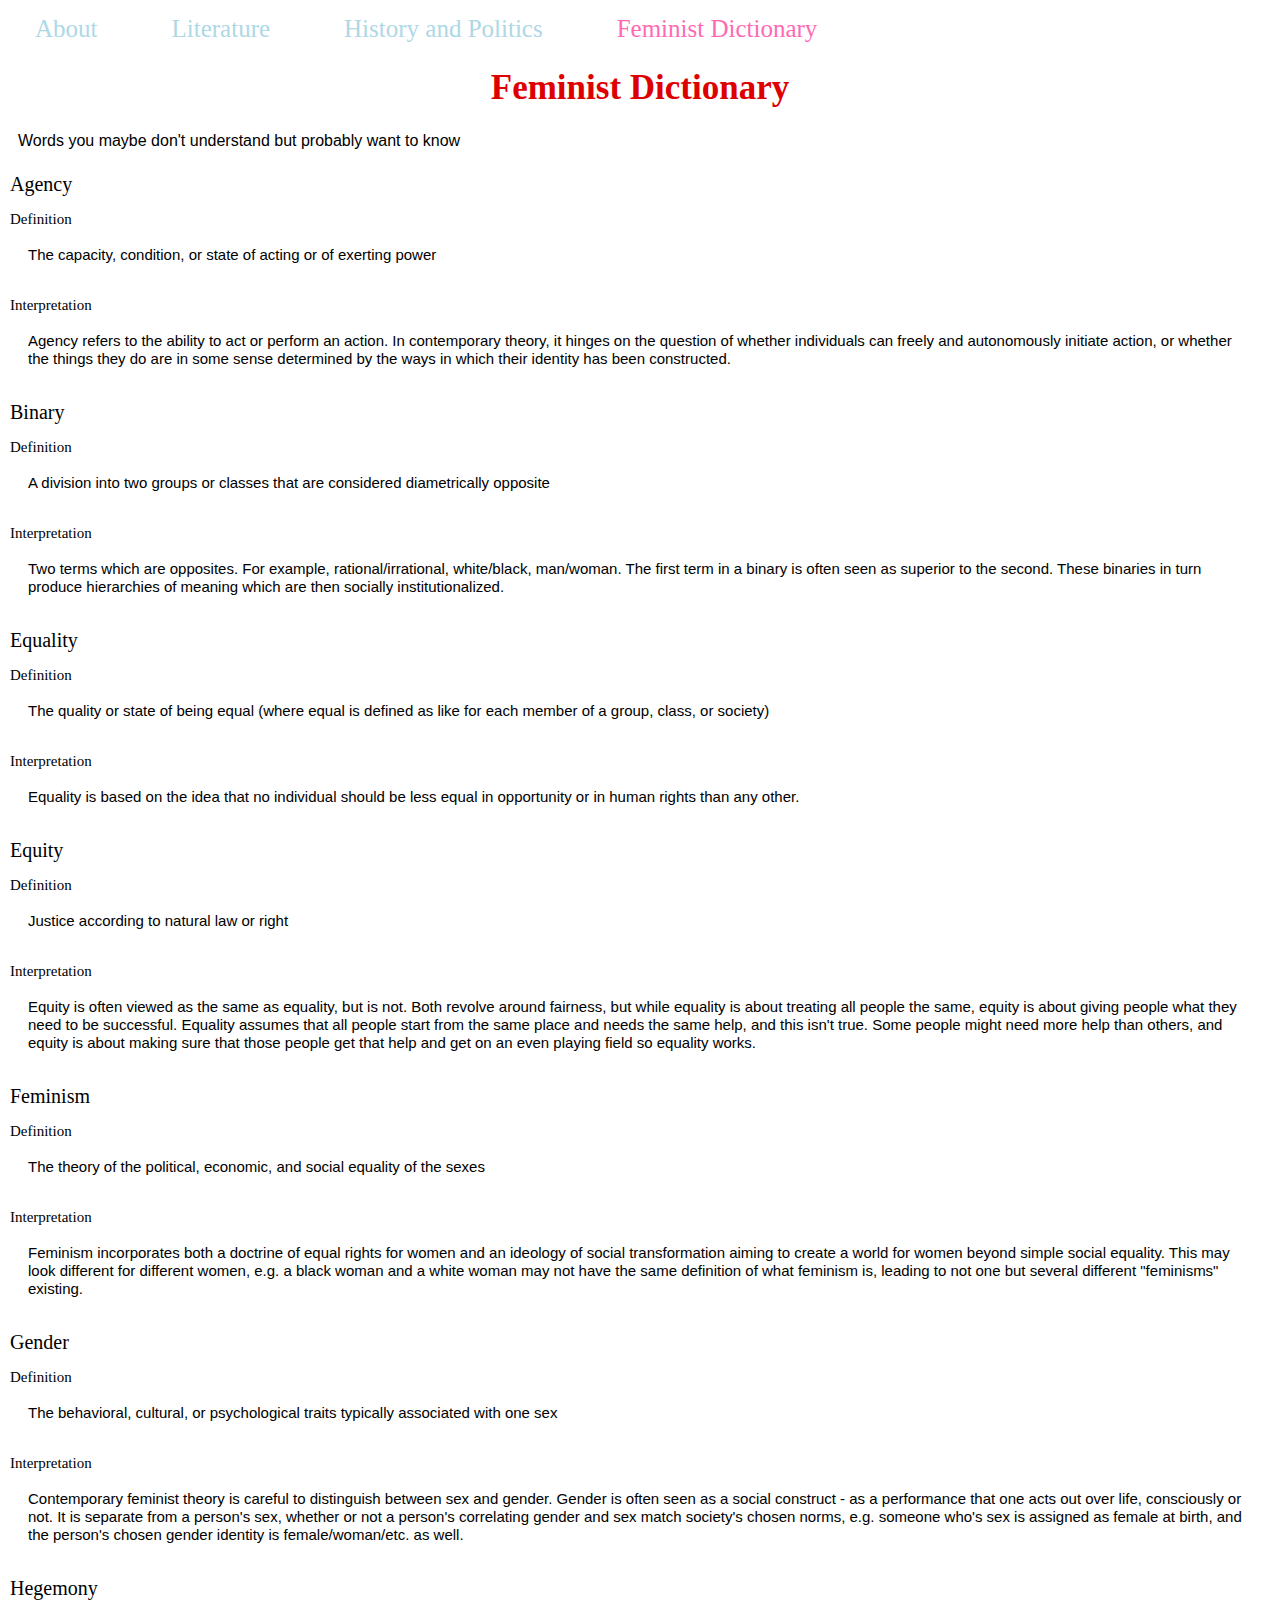
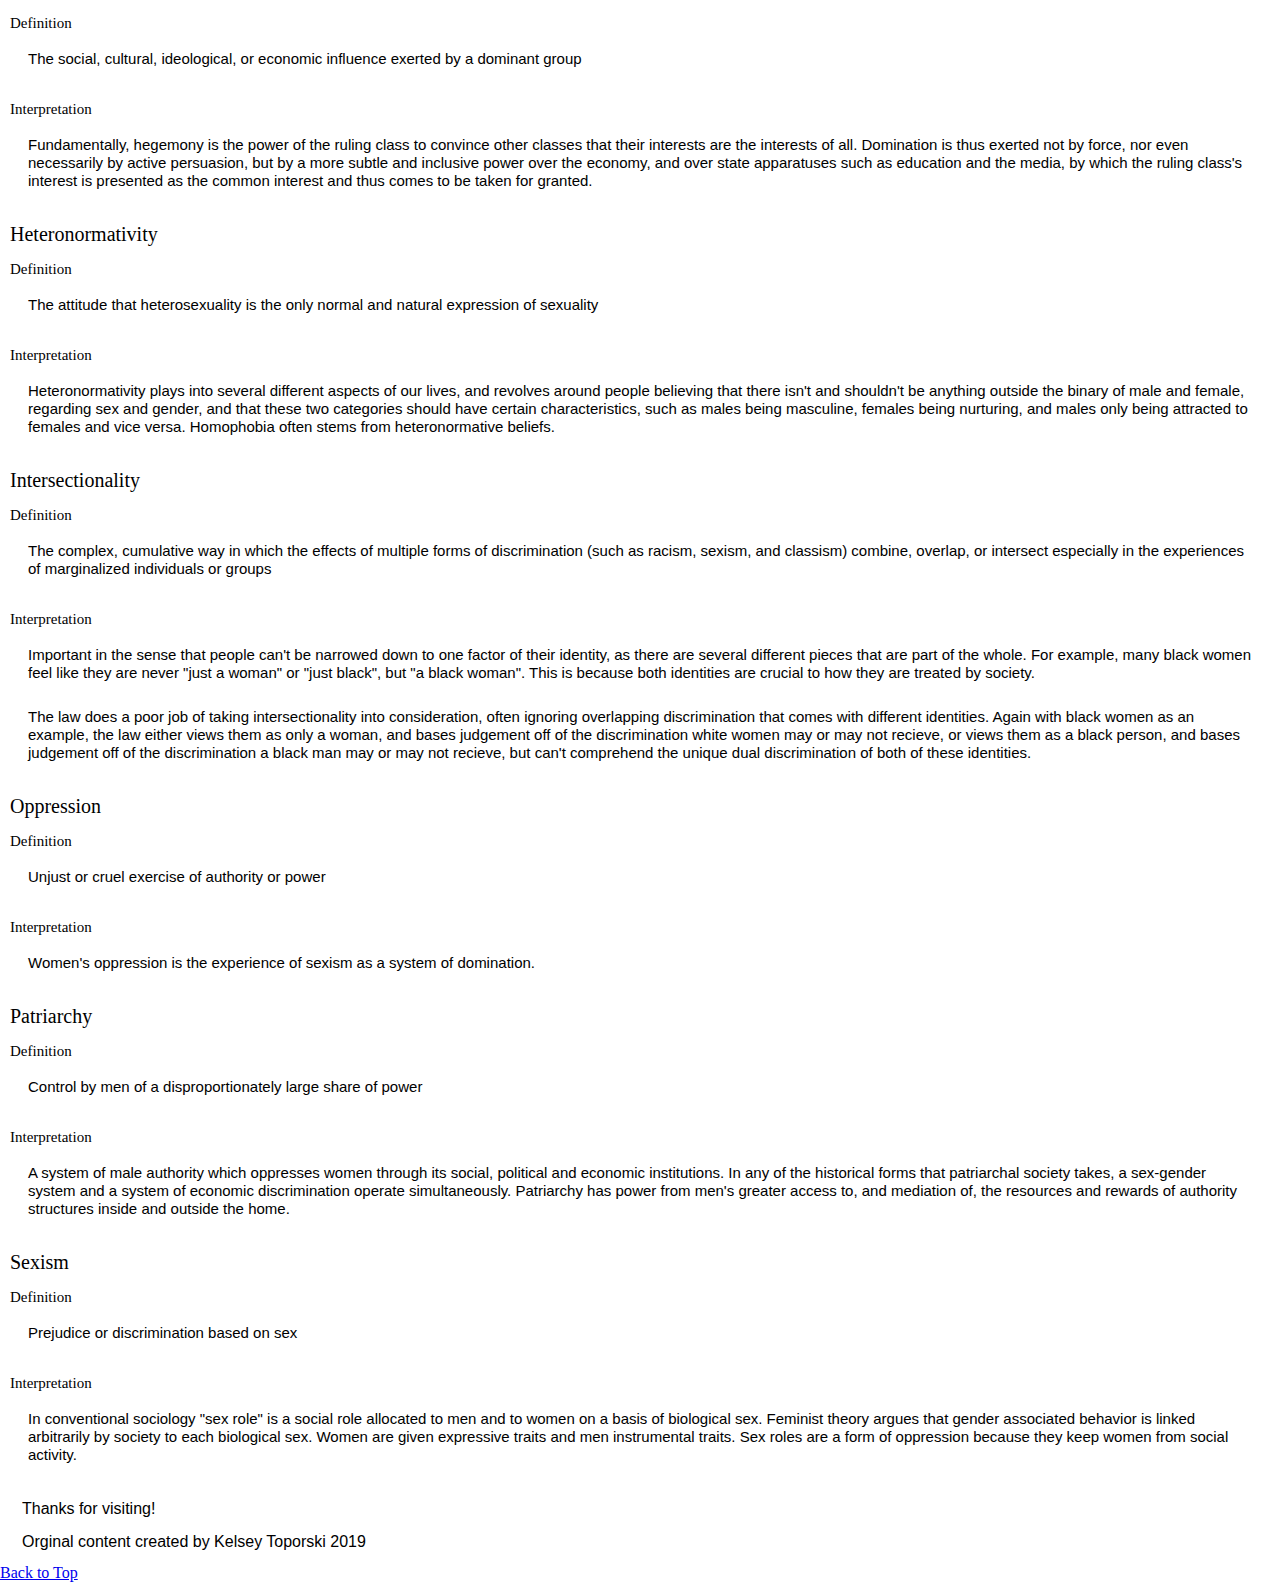
<file: femdict.html>
<!DOCTYPE html>
<html lang="en">
<head>
  <meta charset="UTF-8">
  <meta name="viewport" content="width=device-width, initial-scale=1.0">
  <!-- connects to the stylesheets -->
  <link rel="stylesheet" href="css/reset.css">
  <link rel="stylesheet" href="css/style.css">
  <!-- connect to a Google font -->  
  <!-- connect to a Font Aweseom font -->
  <!-- connect to a favicon -->
  <title>Women's Web - Dictionary</title>
</head>

<body>
  <header>
    <nav>
        <ul>
          <li><a href="index.html">About</a></li>
          <li><a href="literature.html">Literature</a></li>
          <li><a href="history.html">History and Politics</a></li>
          <li class="active"><a href="femdict.html">Feminist Dictionary</a></li>
        </ul>
    </nav>
      <!-- definitions from meriam webster -->
      <!-- interpretations from
            The Dictionary of Feminist Theory - Maggie Humm,
            Key Concepts In Post-Colonial Studies - Ashcroft, Bill, Gareth Griffiths, and Helen Tiffin,
            or myself -->
      <!-- interpretation of equity from https://everydayfeminism.com/2014/09/equality-is-not-enough/ -->

    <h1>Feminist Dictionary</h1>
   <p>Words you maybe don't understand but probably want to know</p>

  </header>

  <main>
      <!-- definitions from meriam webster -->
      <!-- interpretations from
            The Dictionary of Feminist Theory - Maggie Humm,
            Key Concepts In Post-Colonial Studies - Ashcroft, Bill, Gareth Griffiths, and Helen Tiffin,
            or myself -->
      <!-- interpretation of equity from https://everydayfeminism.com/2014/09/equality-is-not-enough/ -->

      <dl>
        <dt>Agency</dt>
        <dd>Definition
          <p>
            The capacity, condition, or state of acting or of exerting power
          </p></dd>
        <dd>Interpretation
          <p>
            Agency refers to the ability to act or perform an action. In contemporary theory, it hinges on the question of whether individuals can freely and autonomously initiate action, or whether the things they do are in some sense determined by the ways in which their identity has been constructed.
          </p></dd>

        
        <dt>Binary</dt>
        <dd>Definition
          <p>
            A division into two groups or classes that are considered diametrically opposite
          </p></dd>
        <dd>Interpretation
          <p>
            Two terms which are opposites. For example, rational/irrational, white/black, man/woman. The first term in a binary is often seen as superior to the second. These binaries in turn produce hierarchies of meaning which are then socially institutionalized.
          </p></dd>
        
          
        <dt>Equality</dt>
        <dd>Definition
          <p>
            The quality or state of being equal (where equal is defined as like for each member of a group, class, or society)
          </p></dd>
        <dd>Interpretation
          <p>
            Equality is based on the idea that no individual should be less equal in opportunity or in human rights than any other.
          </p></dd>
        
          
        <dt>Equity</dt>
        <dd>Definition
          <p>
            Justice according to natural law or right
          </p></dd>
        <dd>Interpretation
          <p>
            Equity is often viewed as the same as equality, but is not. Both revolve around fairness, but while equality is about treating all people the same, equity is about giving people what they need to be successful. Equality assumes that all people start from the same place and needs the same help, and this isn't true. Some people might need more help than others, and equity is about making sure that those people get that help and get on an even playing field so equality works.
          </p></dd>
        
          
        <dt>Feminism</dt>
        <dd>Definition
          <p>
            The theory of the political, economic, and social equality of the sexes
          </p></dd>
        <dd>Interpretation
          <p>
            Feminism incorporates both a doctrine of equal rights for women and an ideology of social transformation aiming to create a world for women beyond simple social equality. This may look different for different women, e.g. a black woman and a white woman may not have the same definition of what feminism is, leading to not one but several different "feminisms" existing.
          </p></dd>
       
          
        <dt>Gender</dt>
        <dd>Definition
          <p>
            The behavioral, cultural, or psychological traits typically associated with one sex
          </p></dd>
        <dd>Interpretation
          <p>
            Contemporary feminist theory is careful to distinguish between sex and gender. Gender is often seen as a social construct - as a performance that one acts out over life, consciously or not. It is separate from a person's sex, whether or not a person's correlating gender and sex match society's chosen norms, e.g. someone who's sex is assigned as female at birth, and the person's chosen gender identity is female/woman/etc. as well.
          </p></dd>
        
          
        <dt>Hegemony</dt>
        <dd>Definition
          <p>
            The social, cultural, ideological, or economic influence exerted by a dominant group
          </p></dd>
        <dd>Interpretation
          <p>
            Fundamentally, hegemony is the power of the ruling class to convince other classes that their interests are the interests of all.  Domination is thus exerted not by force, nor even necessarily by active persuasion, but by a more subtle and inclusive power over the economy, and over state apparatuses such as education and the media, by which the ruling class's interest is presented as the common interest and thus comes to be taken for granted.
          </p></dd>
       
          
        <dt>Heteronormativity</dt>
        <dd>Definition
          <p>
            The attitude that heterosexuality is the only normal and natural expression of sexuality
          </p></dd>
        <dd>Interpretation
          <p>
            Heteronormativity plays into several different aspects of our lives, and revolves around people believing that there isn't and shouldn't be anything outside the binary of male and female, regarding sex and gender, and that these two categories should have certain characteristics, such as males being masculine, females being nurturing, and males only being attracted to females and vice versa. Homophobia often stems from heteronormative beliefs.
          </p></dd>
        
          
        <dt>Intersectionality</dt>
        <dd>Definition
          <p>
            The complex, cumulative way in which the effects of multiple forms of discrimination (such as racism, sexism, and classism) combine, overlap, or intersect especially in the experiences of marginalized individuals or groups
          </p></dd>
        <dd>Interpretation
          <p>
            Important in the sense that people can't be narrowed down to one factor of their identity, as there are several different pieces that are part of the whole. For example, many black women feel like they are never "just a woman" or "just black", but "a black woman". This is because both identities are crucial to how they are treated by society.
          </p>
          <p>
            The law does a poor job of taking intersectionality into consideration, often ignoring overlapping discrimination that comes with different identities. Again with black women as an example, the law either views them as only a woman, and bases judgement off of the discrimination white women may or may not recieve, or views them as a black person, and bases judgement off of the discrimination a black man may or may not recieve, but can't comprehend the unique dual discrimination of both of these identities.
          </p></dd>
           
          
        <dt>Oppression</dt>
        <dd>Definition
          <p>
            Unjust or cruel exercise of authority or power
          </p></dd>
        <dd>Interpretation
          <p>
            Women's oppression is the experience of sexism as a system of domination.
          </p></dd>
       
          
        <dt>Patriarchy</dt>
        <dd>Definition
          <p>
            Control by men of a disproportionately large share of power
          </p></dd>
        <dd>Interpretation
          <p>
            A system of male authority which oppresses women through its social, political and economic institutions. In any of the historical forms that patriarchal society takes, a sex-gender system and a system of economic discrimination operate simultaneously. Patriarchy has power from men's greater access to, and mediation of, the resources and rewards of authority structures inside and outside the home.
          </p></dd>
             
          
        <dt>Sexism</dt>
        <dd>Definition
          <p>
            Prejudice or discrimination based on sex
          </p></dd>
        <dd>Interpretation
          <p>
            In conventional sociology "sex role" is a social role allocated to men and to women on a basis of biological sex. Feminist theory argues that gender associated behavior is linked arbitrarily by society to each biological sex. Women are given expressive traits and men instrumental traits. Sex roles are a form of oppression because they keep women from social activity.
          </p></dd>
      </dl>

    </main>

    <footer>
      <p class="thanks">
        Thanks for visiting! <i class="far fa-grin"></i>
      </p>
      <p>Orginal content created by Kelsey Toporski 2019</p>

      <a href="#top" class="tops">Back to Top</a>
    </footer>

</body>
</html>
</file>
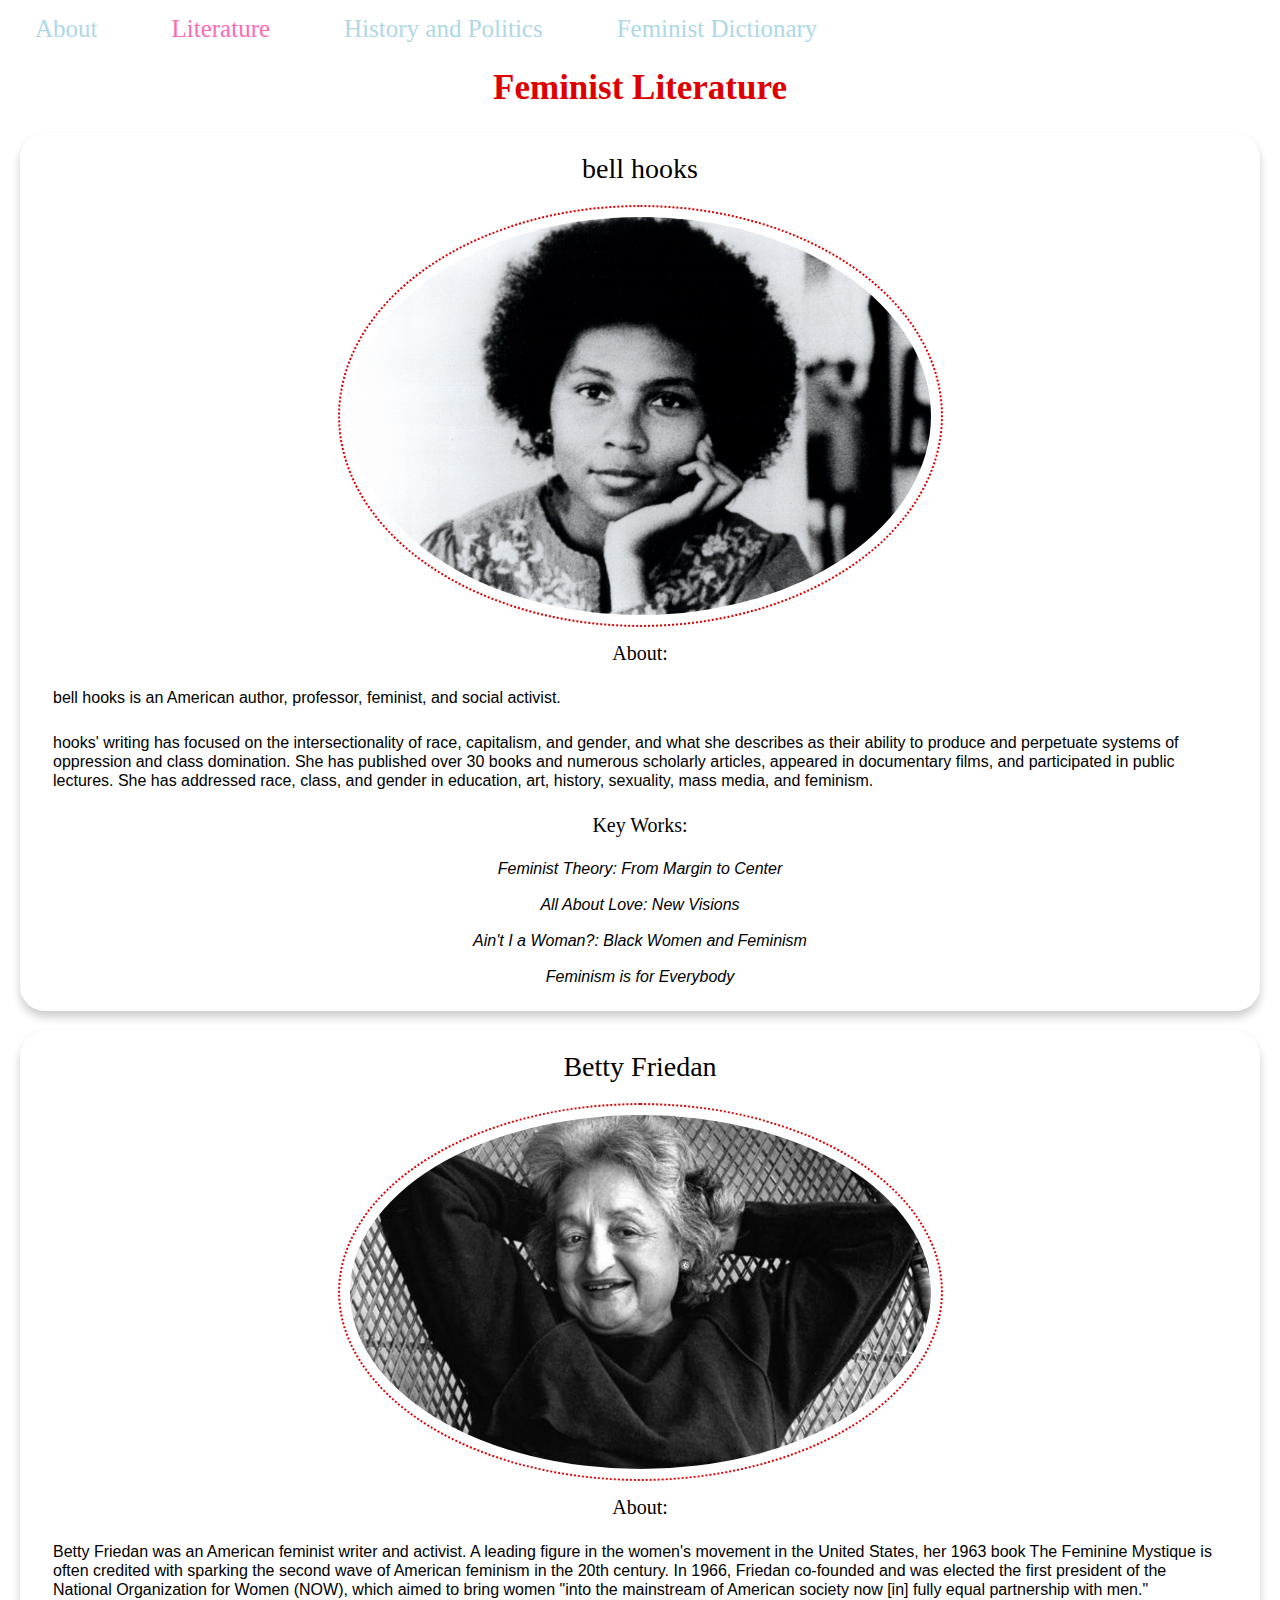
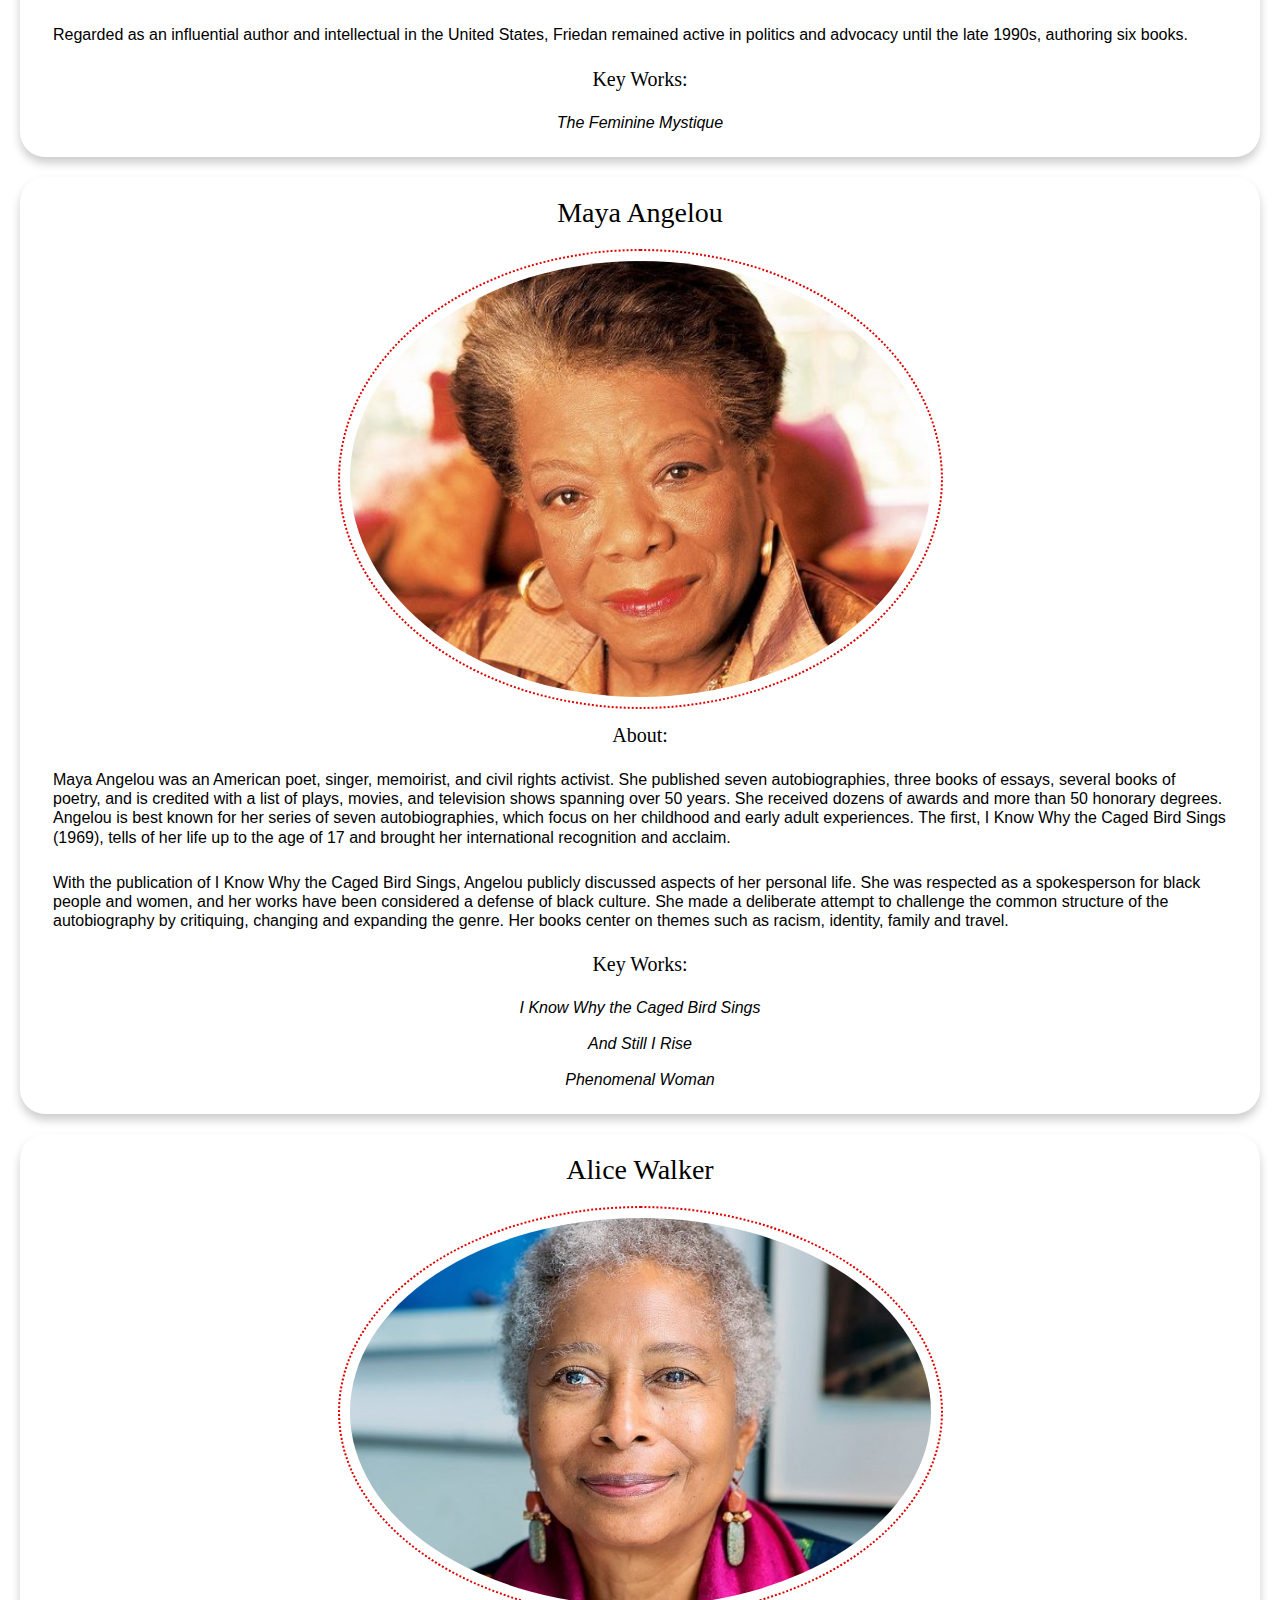
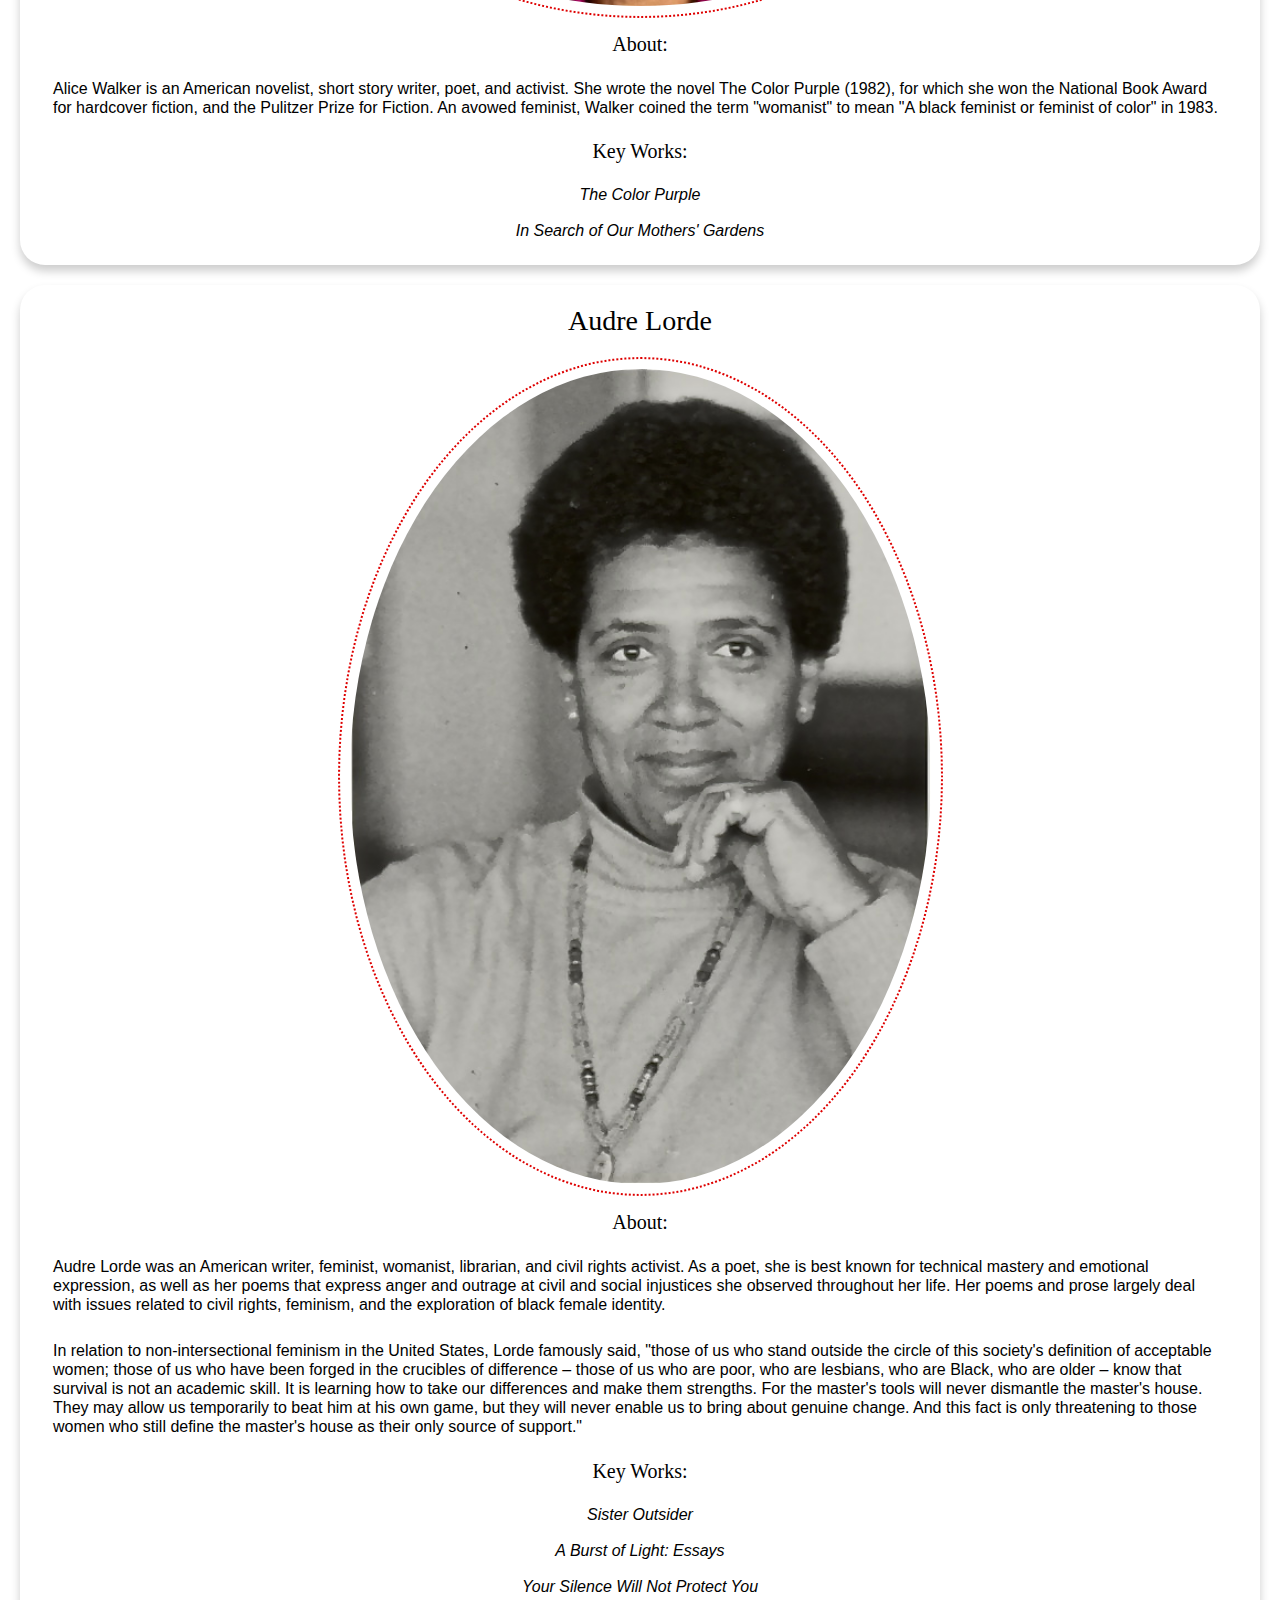
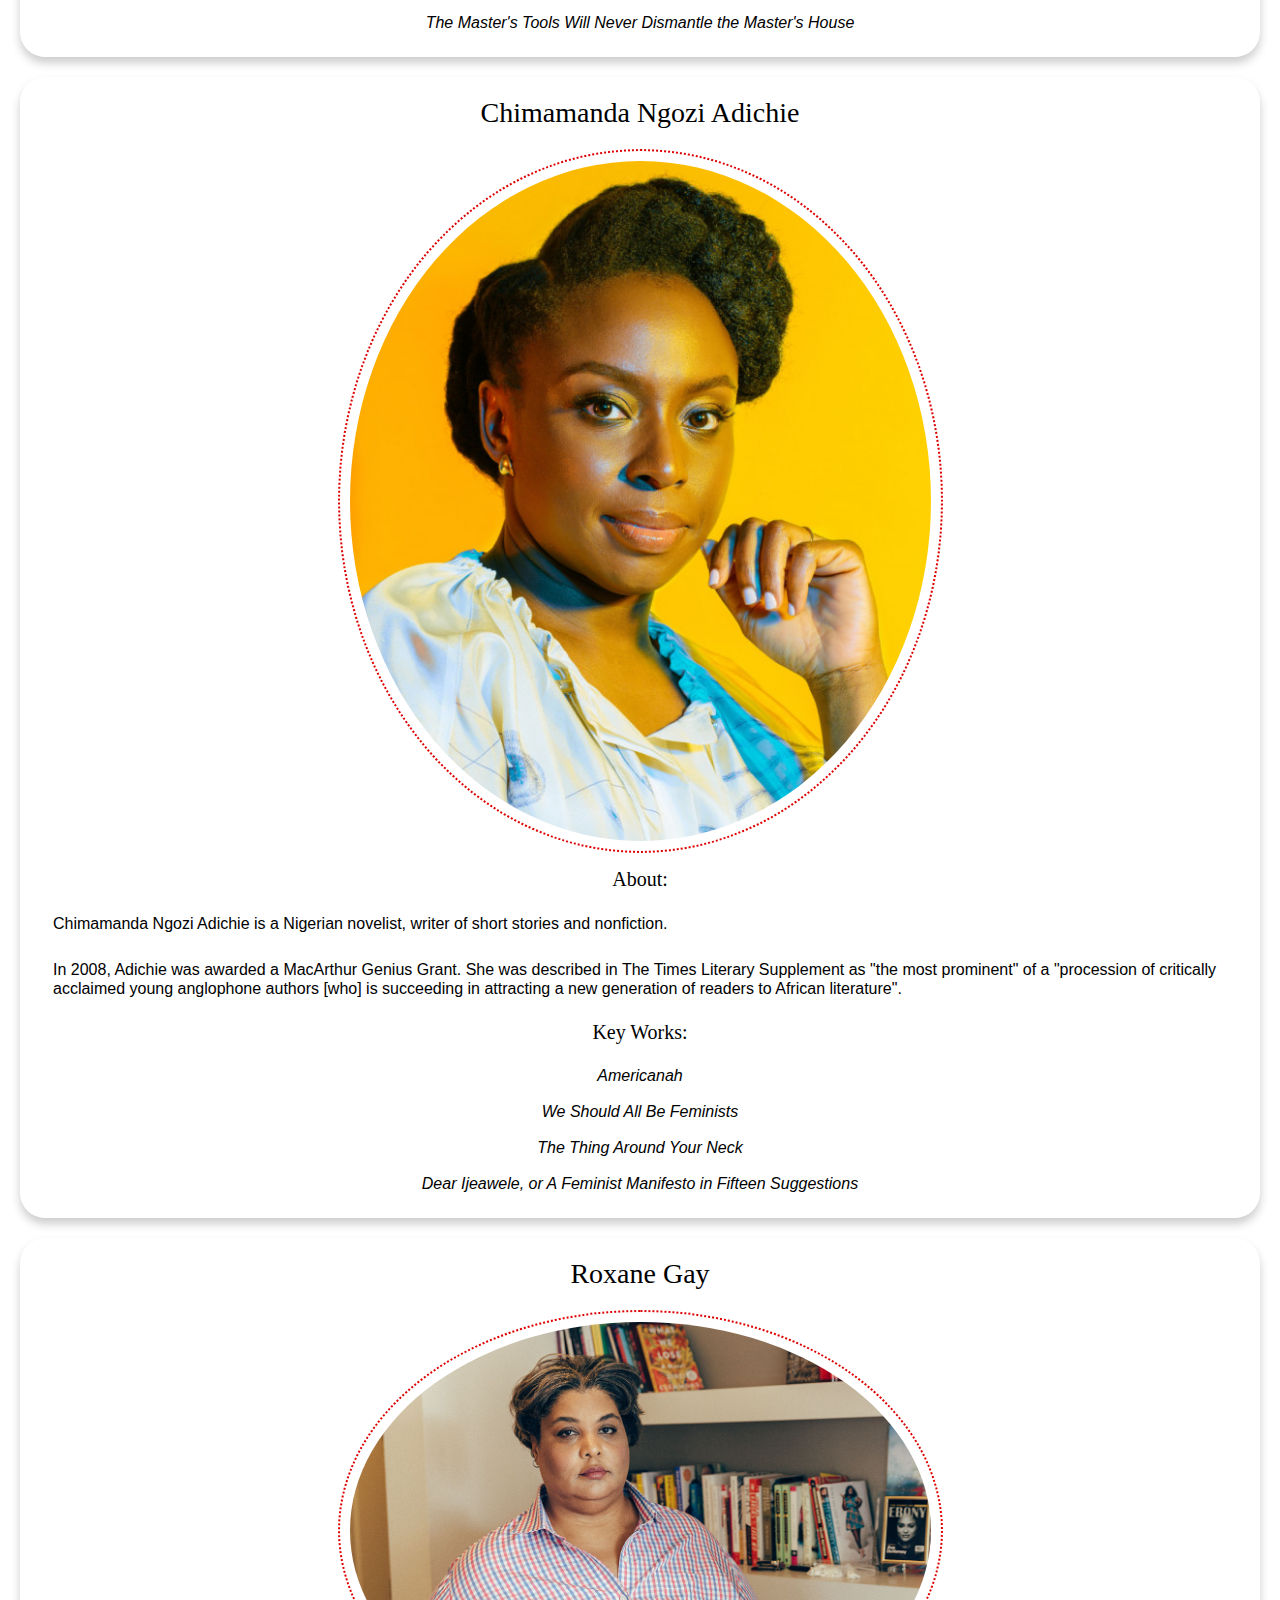
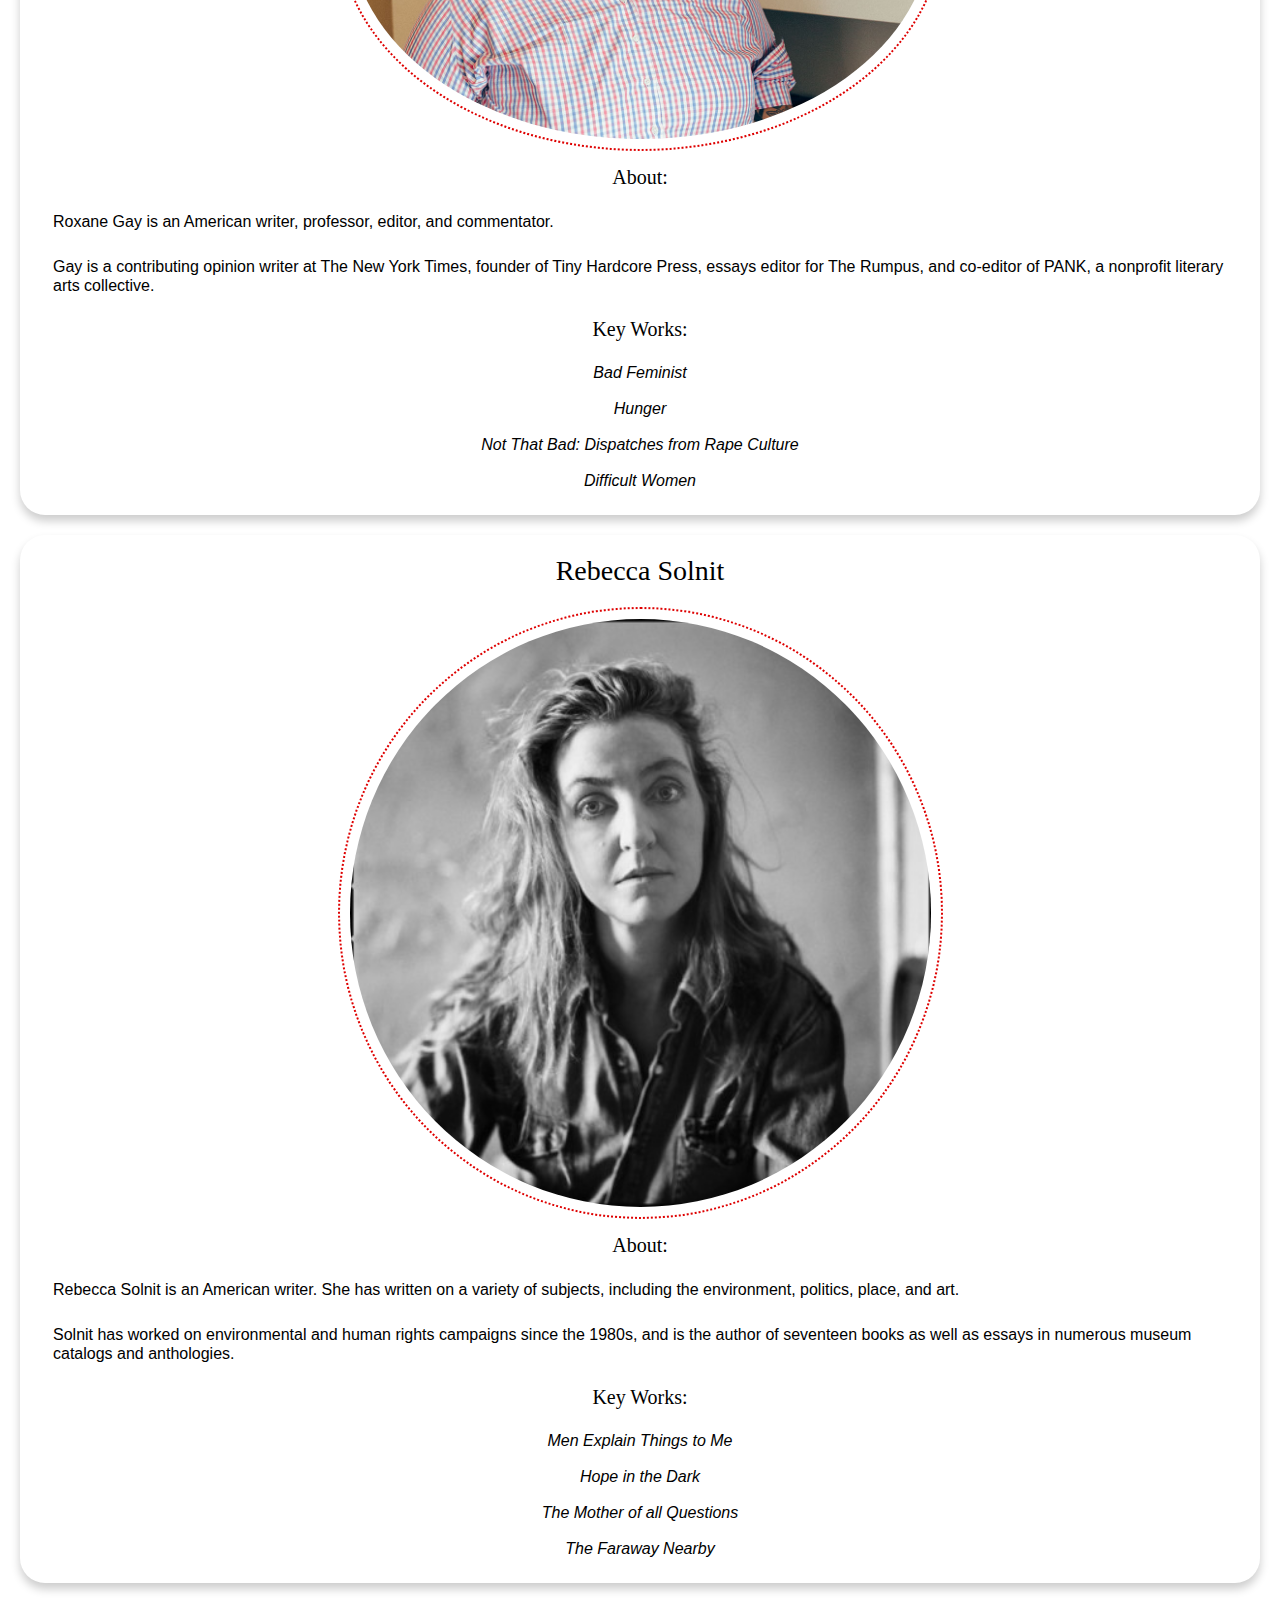
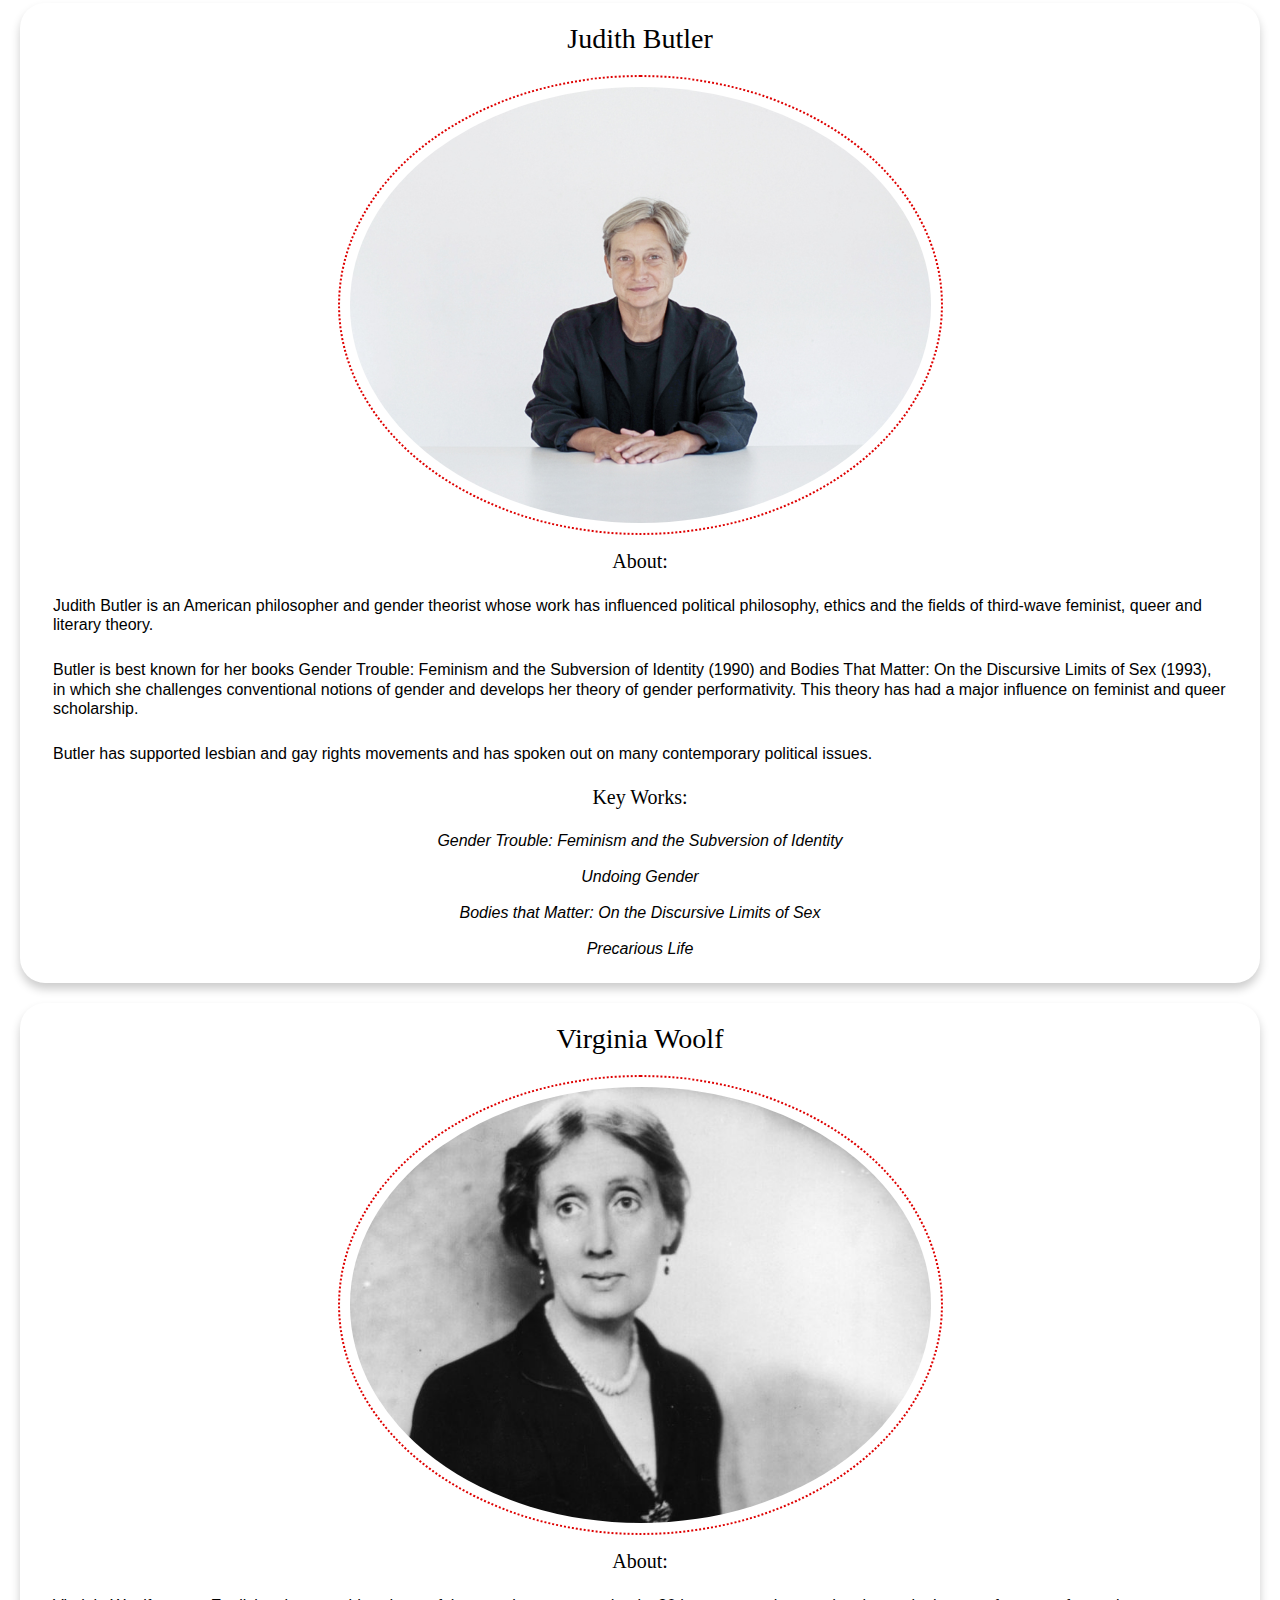
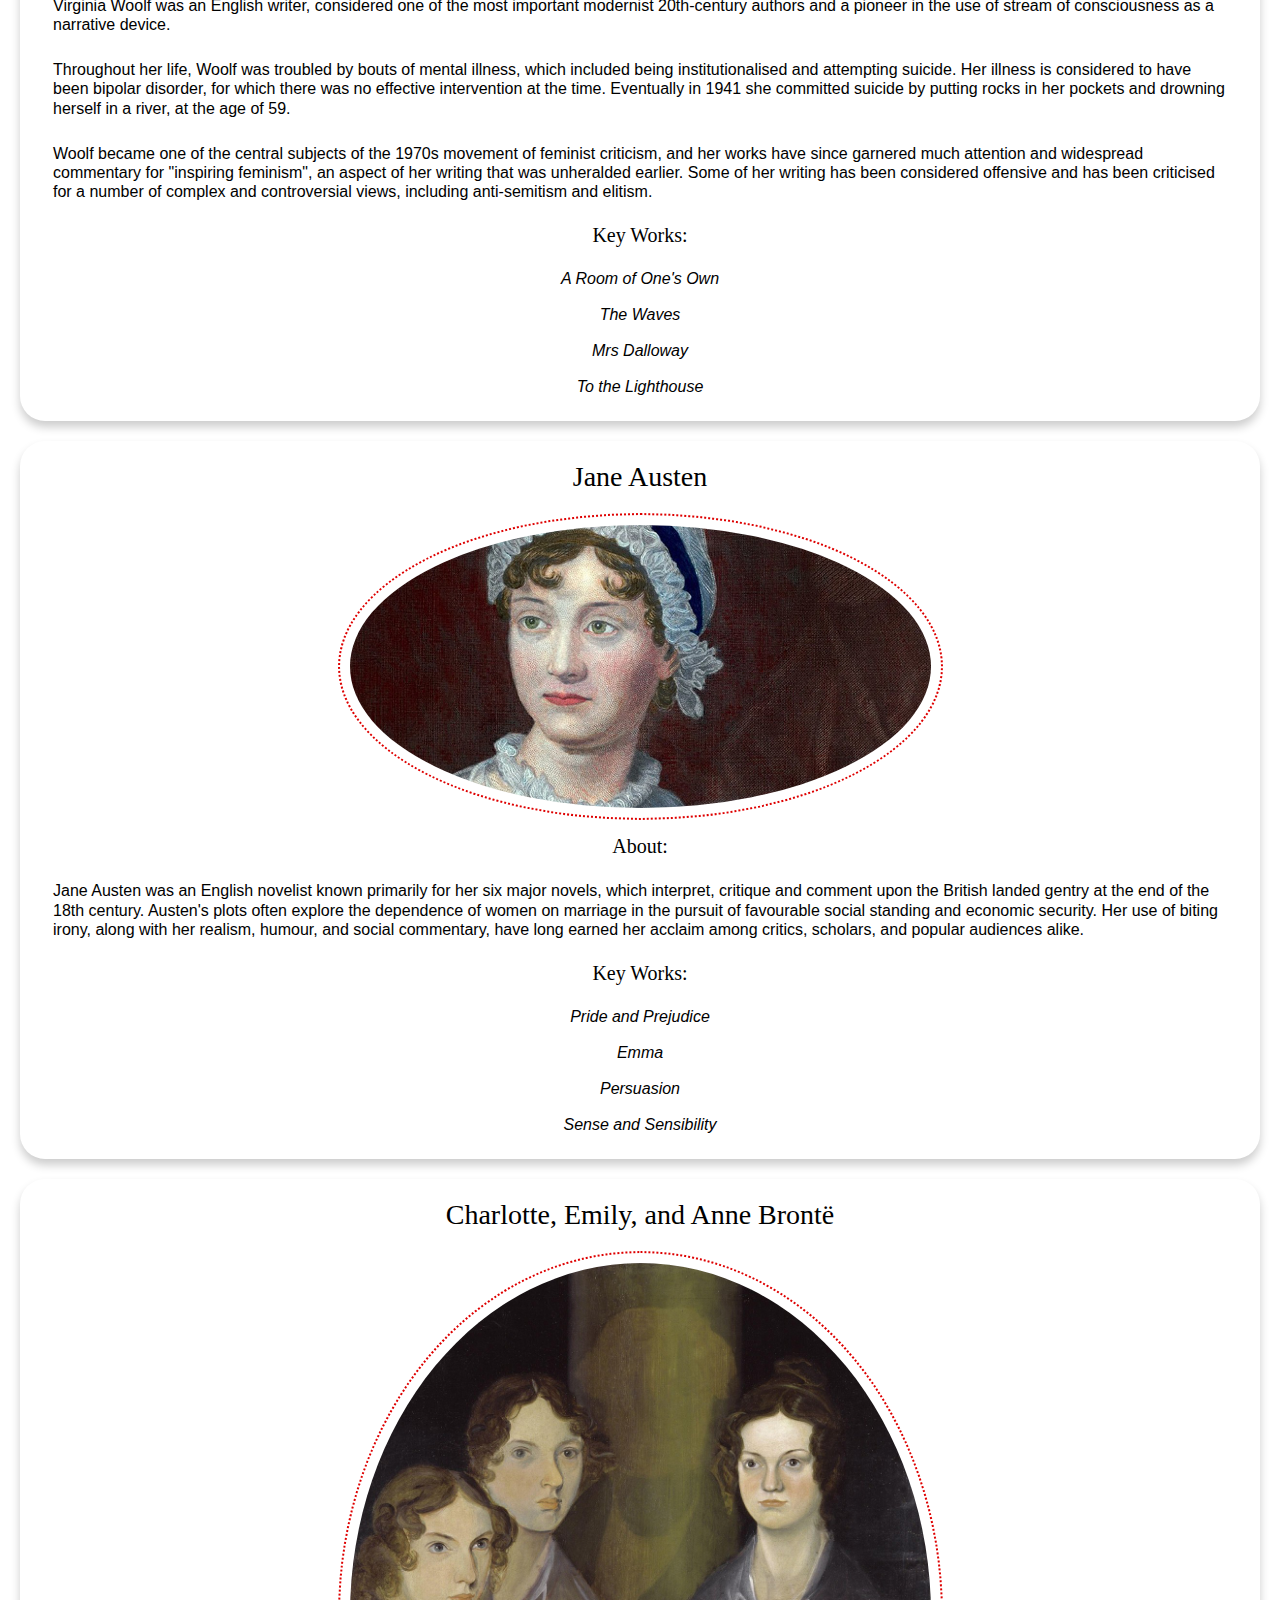
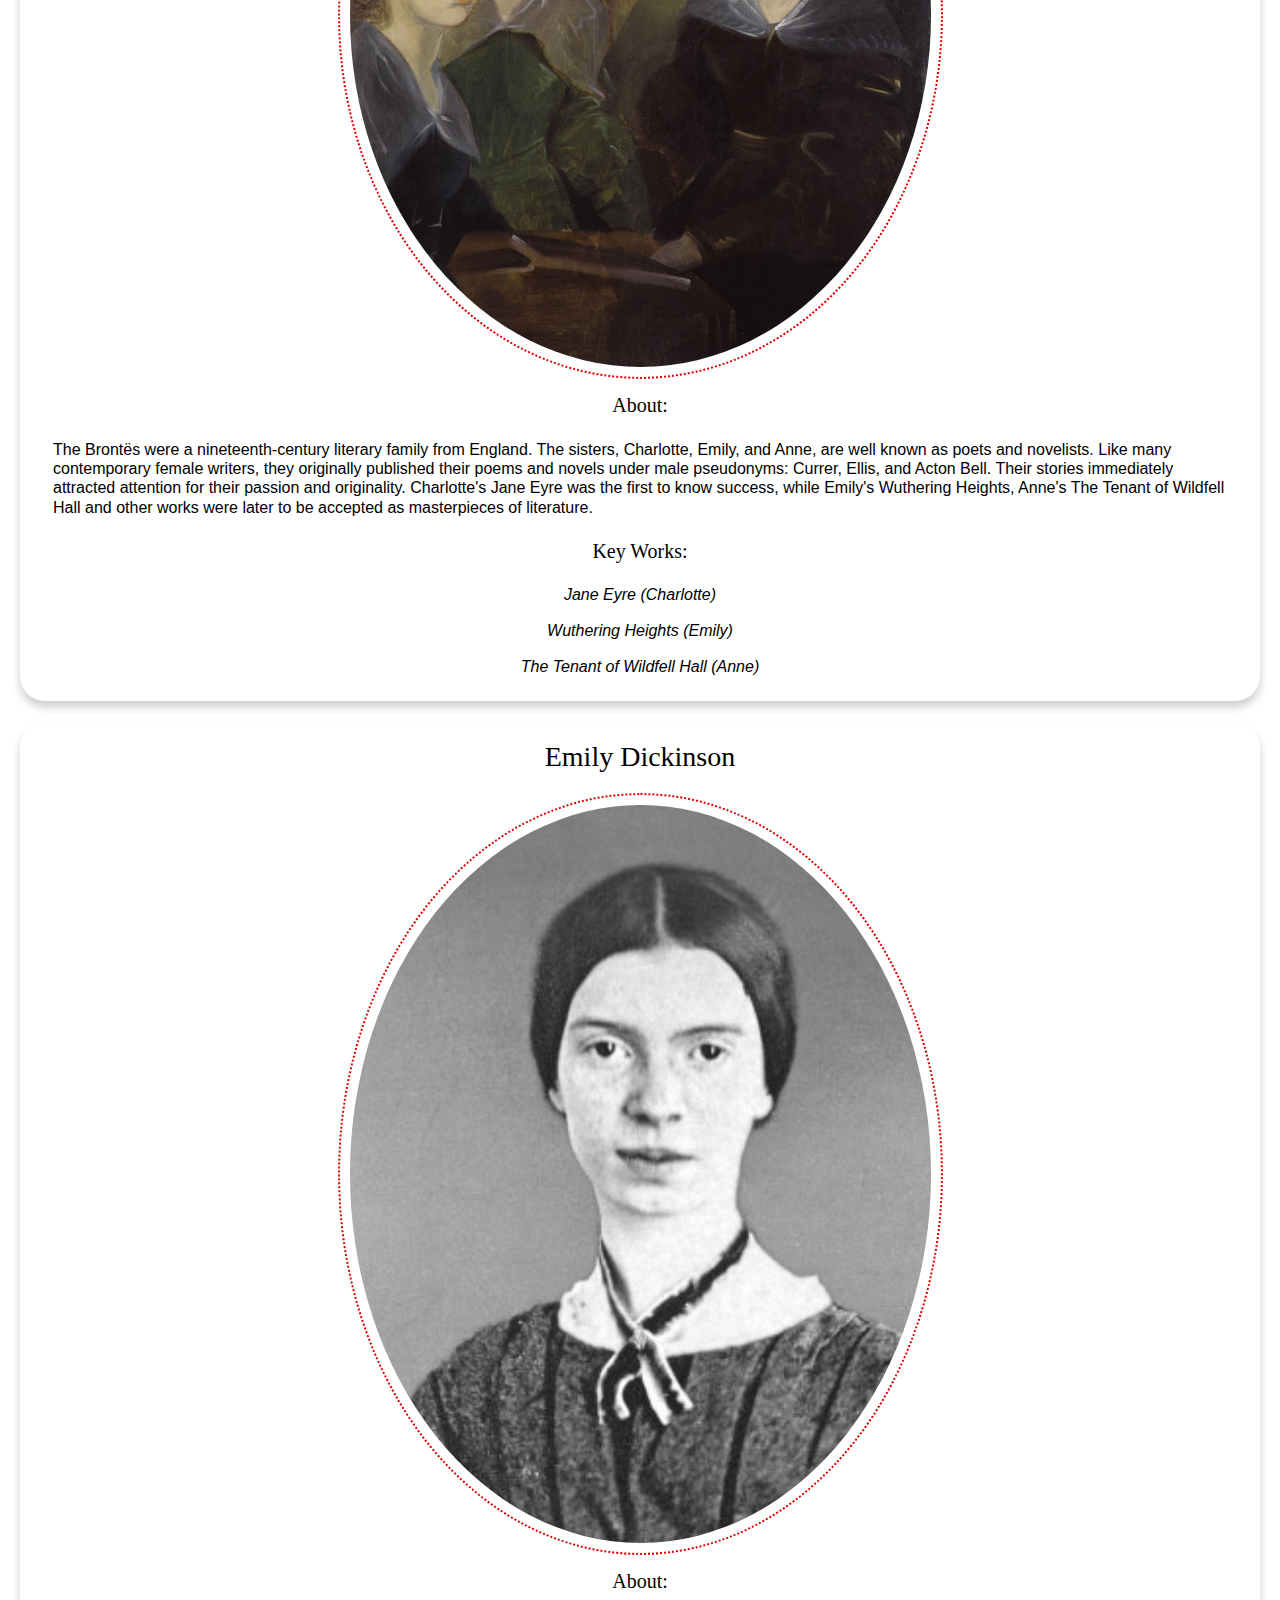
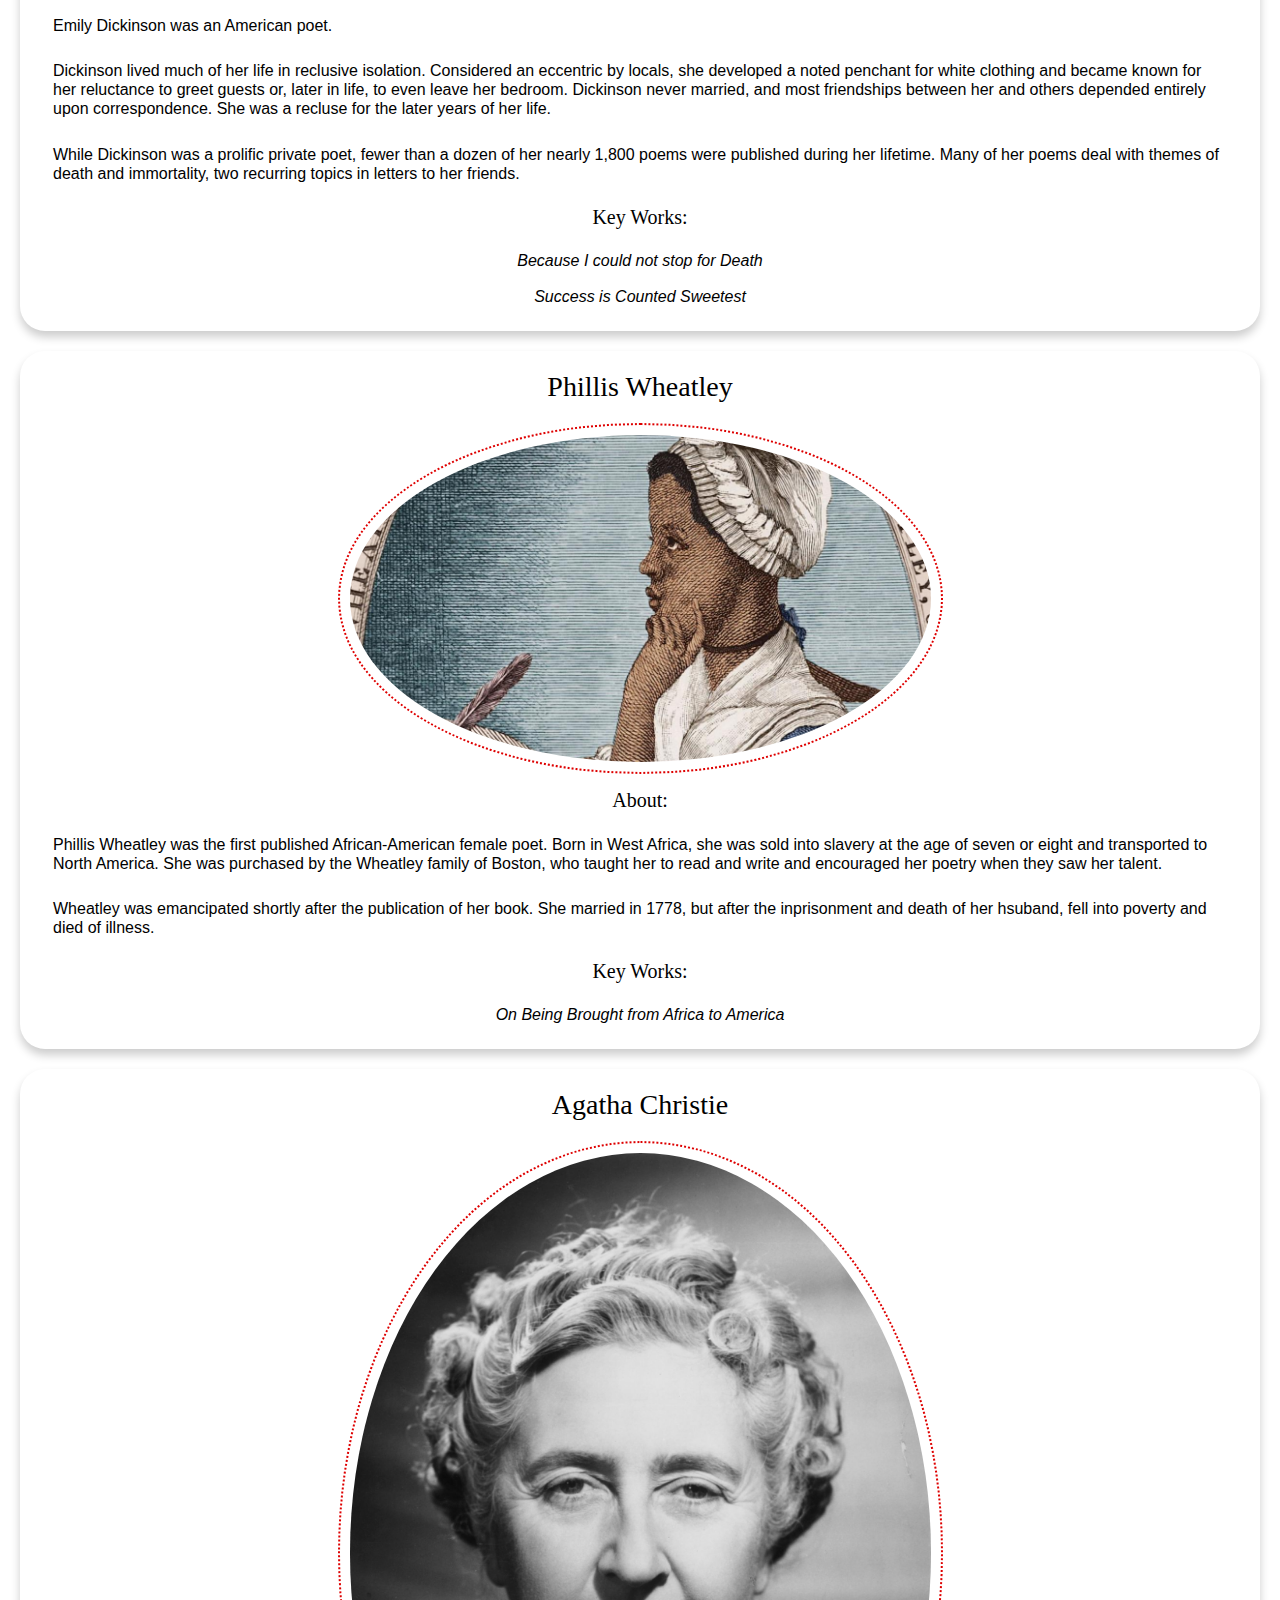
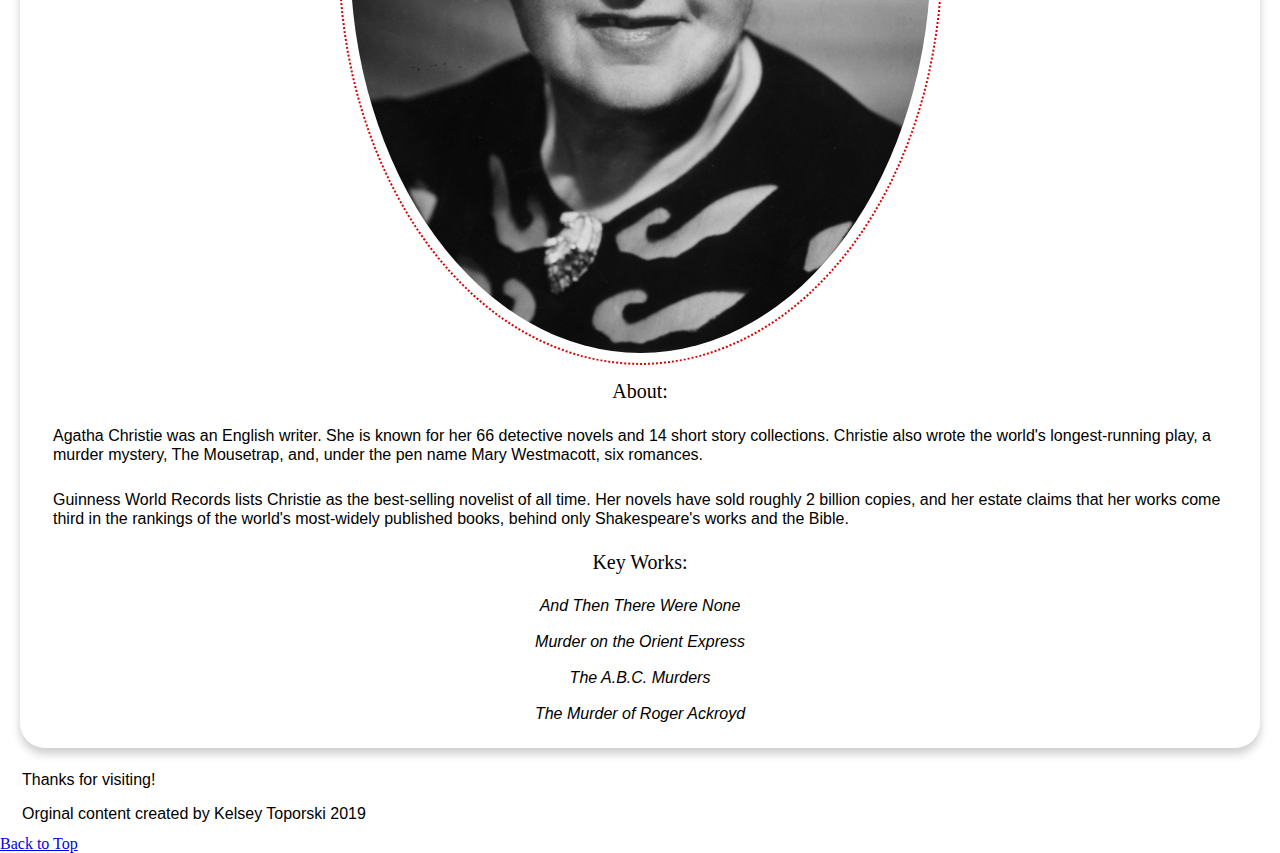
<file: literature.html>
<!DOCTYPE html>
<html lang="en">
<head>
  <meta charset="UTF-8">
  <meta name="viewport" content="width=device-width, initial-scale=1.0">
  <!-- connects to the stylesheets -->
  <link rel="stylesheet" href="css/reset.css">
  <link rel="stylesheet" href="css/style.css">
  <!-- connect to a Google font -->  
  <!-- connect to a Font Aweseom font -->
  <!-- connect to a favicon -->
  <title>Women's Web - Literature</title>
</head>

<body>
  <header>
    <nav>
        <ul>
          <li><a href="index.html">About</a></li>
          <li class="active"><a href="literature.html">Literature</a></li>
          <li><a href="history.html">History and Politics</a></li>
          <li><a href="femdict.html">Feminist Dictionary</a></li>
        </ul>
    </nav>
      <!-- definitions from meriam webster -->
      <!-- interpretations from
            The Dictionary of Feminist Theory - Maggie Humm,
            Key Concepts In Post-Colonial Studies - Ashcroft, Bill, Gareth Griffiths, and Helen Tiffin,
            or myself -->
      <!-- interpretation of equity from https://everydayfeminism.com/2014/09/equality-is-not-enough/ -->

    <h1>Feminist Literature</h1>
  </header>

  <main>

    <div>
      <h2>bell hooks</h2>
      <img src="images/bell_hooks.jpg"  width="200" alt="Image of bell hooks">
      <h3>About:</h3>
        <p>
          bell hooks is an American author, professor, feminist, and social activist.
        </p>
        <p>
          hooks' writing has focused on the intersectionality of race, capitalism, and gender, and what she describes as their ability to produce and perpetuate systems of oppression and class domination. She has published over 30 books and numerous scholarly articles, appeared in documentary films, and participated in public lectures. She has addressed race, class, and gender in education, art, history, sexuality, mass media, and feminism.
        </p>
     <h3>Key Works:</h3>
        <ul>
          <li>Feminist Theory: From Margin to Center</li>
          <li>All About Love: New Visions</li>
          <li>Ain't I a Woman?: Black Women and Feminism</li>
          <li>Feminism is for Everybody</li>
        </ul>
      </div>

      <div>
      <h2>Betty Friedan</h2>
      <img src="images/betty_friedan.jpg"  width="200" alt="Image of Betty Friedan">
      <h3>About:</h3>
        <p>
          Betty Friedan was an American feminist writer and activist. A leading figure in the women's movement in the United States, her 1963 book The Feminine Mystique is often credited with sparking the second wave of American feminism in the 20th century. In 1966, Friedan co-founded and was elected the first president of the National Organization for Women (NOW), which aimed to bring women "into the mainstream of American society now [in] fully equal partnership with men."
        </p>
        <p>
          Regarded as an influential author and intellectual in the United States, Friedan remained active in politics and advocacy until the late 1990s, authoring six books.
        </p>
        <h3>Key Works:</h3>
        <ul>
          <li>The Feminine Mystique</li>
        </ul>
      </div>

      <div>
      <h2>Maya Angelou</h2>
      <img src="images/maya_angelou.jpg"  width="200" alt="Image of Maya Angelou">
      <h3>About:</h3>
        <p>
          Maya Angelou was an American poet, singer, memoirist, and civil rights activist. She published seven autobiographies, three books of essays, several books of poetry, and is credited with a list of plays, movies, and television shows spanning over 50 years. She received dozens of awards and more than 50 honorary degrees. Angelou is best known for her series of seven autobiographies, which focus on her childhood and early adult experiences. The first, I Know Why the Caged Bird Sings (1969), tells of her life up to the age of 17 and brought her international recognition and acclaim.
        </p>
        <p>
          With the publication of I Know Why the Caged Bird Sings, Angelou publicly discussed aspects of her personal life. She was respected as a spokesperson for black people and women, and her works have been considered a defense of black culture. She made a deliberate attempt to challenge the common structure of the autobiography by critiquing, changing and expanding the genre. Her books center on themes such as racism, identity, family and travel.
        </p>
        <h3>Key Works:</h3>
        <ul>
          <li>I Know Why the Caged Bird Sings</li>
          <li>And Still I Rise</li>
          <li>Phenomenal Woman</li>
        </ul>
      </div>

      <!-- <script>
        alert("HI");
        console.log("hey good lookin");
      </script> -->

      <div>
      <h2>Alice Walker</h2>
      <img src="images/alice_walker.jpg"  width="200" alt="Image of Alice Walker">
      <h3>About:</h3>
        <p>
          Alice Walker is an American novelist, short story writer, poet, and activist. She wrote the novel The Color Purple (1982), for which she won the National Book Award for hardcover fiction, and the Pulitzer Prize for Fiction. An avowed feminist, Walker coined the term "womanist" to mean "A black feminist or feminist of color" in 1983.
        </p>
        <h3>Key Works:</h3>
        <ul>
          <li>The Color Purple</li>
          <li>In Search of Our Mothers' Gardens</li>
        </ul>
      </div>

      <div>
      <h2>Audre Lorde</h2>
      <img src="images/audre_lorde.jpg"  width="200" alt="Image of Audre Lorde">
      <h3>About:</h3>
        <p>
          Audre Lorde was an American writer, feminist, womanist, librarian, and civil rights activist. As a poet, she is best known for technical mastery and emotional expression, as well as her poems that express anger and outrage at civil and social injustices she observed throughout her life. Her poems and prose largely deal with issues related to civil rights, feminism, and the exploration of black female identity.
        </p>
        <p>
          In relation to non-intersectional feminism in the United States, Lorde famously said, "those of us who stand outside the circle of this society's definition of acceptable women; those of us who have been forged in the crucibles of difference – those of us who are poor, who are lesbians, who are Black, who are older – know that survival is not an academic skill. It is learning how to take our differences and make them strengths. For the master's tools will never dismantle the master's house. They may allow us temporarily to beat him at his own game, but they will never enable us to bring about genuine change. And this fact is only threatening to those women who still define the master's house as their only source of support."
        </p>
        <h3>Key Works:</h3>
        <ul>
          <li>Sister Outsider</li>
          <li>A Burst of Light: Essays</li>
          <li>Your Silence Will Not Protect You</li>
          <li>The Master's Tools Will Never Dismantle the Master's House</li>
        </ul>
      </div>

      <div>
      <h2>Chimamanda Ngozi Adichie</h2>
      <img src="images/chimamanda.jpg"  width="200" alt="Image of Chimamanda Ngozi Adichie">
      <h3>About:</h3>
        <p>
          Chimamanda Ngozi Adichie is a Nigerian novelist, writer of short stories and nonfiction.
        </p>
        <p>
          In 2008, Adichie was awarded a MacArthur Genius Grant. She was described in The Times Literary Supplement as "the most prominent" of a "procession of critically acclaimed young anglophone authors [who] is succeeding in attracting a new generation of readers to African literature".
        </p>
        <h3>Key Works:</h3>
        <ul>
          <li>Americanah</li>
          <li>We Should All Be Feminists</li>
          <li>The Thing Around Your Neck</li>
          <li>Dear Ijeawele, or A Feminist Manifesto in Fifteen Suggestions</li>
        </ul>
      </div>

      <div>
      <h2>Roxane Gay</h2>
      <img src="images/roxane_gay.jpg"  width="200" alt="Image of Roxane Gay">
      <h3>About:</h3>
        <p>
          Roxane Gay is an American writer, professor, editor, and commentator.
        </p>
        <p>
          Gay is a contributing opinion writer at The New York Times, founder of Tiny Hardcore Press, essays editor for The Rumpus, and co-editor of PANK, a nonprofit literary arts collective.
        </p>
        <h3>Key Works:</h3>
        <ul>
          <li>Bad Feminist</li>
          <li>Hunger</li>
          <li>Not That Bad: Dispatches from Rape Culture</li>
          <li>Difficult Women</li>
        </ul>
      </div>

      <div>
      <h2>Rebecca Solnit</h2>
      <img src="images/rebecca_solnit.jpg"  width="200" alt="Image of Rebecca Solnit">
      <h3>About:</h3>
        <p>
          Rebecca Solnit is an American writer. She has written on a variety of subjects, including the environment, politics, place, and art.
        </p>
        <p>
          Solnit has worked on environmental and human rights campaigns since the 1980s, and is the author of seventeen books as well as essays in numerous museum catalogs and anthologies.
        </p>
        <h3>Key Works:</h3>
        <ul>
          <li>Men Explain Things to Me</li>
          <li>Hope in the Dark</li>
          <li>The Mother of all Questions</li>
          <li>The Faraway Nearby</li>
        </ul>
      </div>

      <div>
      <h2>Judith Butler</h2>
      <img src="images/judith_butler.jpg"  width="200" alt="Image of Judith Butler">
      <h3>About:</h3>
        <p>
          Judith Butler is an American philosopher and gender theorist whose work has influenced political philosophy, ethics and the fields of third-wave feminist, queer and literary theory.
        </p>
        <p>
          Butler is best known for her books Gender Trouble: Feminism and the Subversion of Identity (1990) and Bodies That Matter: On the Discursive Limits of Sex (1993), in which she challenges conventional notions of gender and develops her theory of gender performativity. This theory has had a major influence on feminist and queer scholarship.
        </p>
        <p>
          Butler has supported lesbian and gay rights movements and has spoken out on many contemporary political issues.
        </p>
        <h3>Key Works:</h3>
        <ul>
          <li>Gender Trouble: Feminism and the Subversion of Identity</li>
          <li>Undoing Gender</li>
          <li>Bodies that Matter: On the Discursive Limits of Sex</li>
          <li>Precarious Life</li>
        </ul>
      </div>

      <div>
      <h2>Virginia Woolf</h2>
      <img src="images/virginia_woolf.jpg"  width="200" alt="Image of Virginia Woolf">
      <h3>About:</h3>
        <p>
          Virginia Woolf was an English writer, considered one of the most important modernist 20th-century authors and a pioneer in the use of stream of consciousness as a narrative device.
        </p>
        <p>
          Throughout her life, Woolf was troubled by bouts of mental illness, which included being institutionalised and attempting suicide. Her illness is considered to have been bipolar disorder, for which there was no effective intervention at the time. Eventually in 1941 she committed suicide by putting rocks in her pockets and drowning herself in a river, at the age of 59.
        </p>
        <p>
          Woolf became one of the central subjects of the 1970s movement of feminist criticism, and her works have since garnered much attention and widespread commentary for "inspiring feminism", an aspect of her writing that was unheralded earlier. Some of her writing has been considered offensive and has been criticised for a number of complex and controversial views, including anti-semitism and elitism.
        </p>
        <h3>Key Works:</h3>
        <ul>
          <li>A Room of One's Own</li>
          <li>The Waves</li>
          <li>Mrs Dalloway</li>
          <li>To the Lighthouse</li>
        </ul>
      </div>

      <div>
      <h2>Jane Austen</h2>
      <img src="images/jane_austen.jpg"  width="200" alt="Image of Jane Austen">
      <h3>About:</h3>
        <p>
          Jane Austen was an English novelist known primarily for her six major novels, which interpret, critique and comment upon the British landed gentry at the end of the 18th century. Austen's plots often explore the dependence of women on marriage in the pursuit of favourable social standing and economic security. Her use of biting irony, along with her realism, humour, and social commentary, have long earned her acclaim among critics, scholars, and popular audiences alike.
        </p>
        <h3>Key Works:</h3>
        <ul>
          <li>Pride and Prejudice</li>
          <li>Emma</li>
          <li>Persuasion</li>
          <li>Sense and Sensibility</li>
        </ul>
      </div>

      <div>
      <h2>Charlotte, Emily, and Anne Brontë</h2>
      <img src="images/bronte_sisters.jpg"  width="200" alt="Image of Charlotte, Emily, and Anne Brontë">
      <h3>About:</h3>
        <p>
          The Brontës were a nineteenth-century literary family from England. The sisters, Charlotte, Emily, and Anne, are well known as poets and novelists. Like many contemporary female writers, they originally published their poems and novels under male pseudonyms: Currer, Ellis, and Acton Bell. Their stories immediately attracted attention for their passion and originality. Charlotte's Jane Eyre was the first to know success, while Emily's Wuthering Heights, Anne's The Tenant of Wildfell Hall and other works were later to be accepted as masterpieces of literature.
        </p>
        <h3>Key Works:</h3>
        <ul>
          <li>Jane Eyre (Charlotte)</li>
          <li>Wuthering Heights (Emily)</li>
          <li>The Tenant of Wildfell Hall (Anne)</li>
        </ul>
      </div>

      <div>
      <h2>Emily Dickinson</h2>
      <img src="images/emily_d.jpg"  width="200" alt="Image of Emily Dickinson">
      <h3>About:</h3>
        <p>
          Emily Dickinson was an American poet.
        </p>
        <p>
          Dickinson lived much of her life in reclusive isolation. Considered an eccentric by locals, she developed a noted penchant for white clothing and became known for her reluctance to greet guests or, later in life, to even leave her bedroom. Dickinson never married, and most friendships between her and others depended entirely upon correspondence. She was a recluse for the later years of her life.
        </p>
        <p>
          While Dickinson was a prolific private poet, fewer than a dozen of her nearly 1,800 poems were published during her lifetime. Many of her poems deal with themes of death and immortality, two recurring topics in letters to her friends.
        </p>
        <h3>Key Works:</h3>
        <ul>
          <li>Because I could not stop for Death</li>
          <li>Success is Counted Sweetest</li>
        </ul>
      </div>

      <div>
      <h2>Phillis Wheatley</h2>
      <img src="images/phillis_w.jpg"  width="200" alt="Image of Phillis Wheatley">
      <h3>About:</h3>
        <p>
          Phillis Wheatley was the first published African-American female poet. Born in West Africa, she was sold into slavery at the age of seven or eight and transported to North America. She was purchased by the Wheatley family of Boston, who taught her to read and write and encouraged her poetry when they saw her talent.
        </p>
        <p>
          Wheatley was emancipated shortly after the publication of her book. She married in 1778, but after the inprisonment and death of her hsuband, fell into poverty and died of illness.
        </p>
        <h3>Key Works:</h3>
        <ul>
          <li>On Being Brought from Africa to America</li>
        </ul>
      </div>

      <div>
      <h2>Agatha Christie</h2>
      <img src="images/agatha.jpg"  width="200" alt="Image of Agatha Christie">
      <h3>About:</h3>
        <p>
          Agatha Christie was an English writer. She is known for her 66 detective novels and 14 short story collections. Christie also wrote the world's longest-running play, a murder mystery, The Mousetrap, and, under the pen name Mary Westmacott, six romances.
        </p>
        <p>
          Guinness World Records lists Christie as the best-selling novelist of all time. Her novels have sold roughly 2 billion copies, and her estate claims that her works come third in the rankings of the world's most-widely published books, behind only Shakespeare's works and the Bible.
        </p>
        <h3>Key Works:</h3>
        <ul>
          <li>And Then There Were None</li>
          <li>Murder on the Orient Express</li>
          <li>The A.B.C. Murders</li>
          <li>The Murder of Roger Ackroyd</li>
        </ul>
      </div>
    </main>

    <footer>
      <p class="thanks">
        Thanks for visiting! <i class="far fa-grin"> </i>
      </p>
      <p>Orginal content created by Kelsey Toporski 2019</p>
      <a href="#top" class="tops">Back to Top</a>
    </footer>
  </body>
</html>
</file>
<file: css/style.css>
.skip {
    position: absolute;
    left: -100px;
    top: -100px
    padding: 2em;
    background-color: yellow;
    color: black;
    opacity: 0;
    font-family: Lora, Georgia, serif;
    text-decoration: none;
}

.skip:focus {
    left: 50%;
    transform: translateX(-50%);
    opacity: 10;
}

main div{
    border-width: 2px;
    border-radius: 25px;
    padding: 15px;
    margin: 20px;
    box-shadow: 0 6px 10px 0 rgba(0,0,0,0.2);
    transition: 0.3s;
}

main div:hover{
    box-shadow: 0 10px 18px 0 rgba(0,0,0,0.2);
}

h1{
    border-width: 5px;
    margin: 5px;
    padding: 5px;
    font-size: 35px;
    font-weight: bold;
    font-family: Lora, Georgia, serif;
    text-align: center;
    color: #de0000;
    animation-name: text_animation; 
    animation-duration: 5s; 
    animation-iteration-count: 5;
    animation-timing-function: ease-in-out;
}

@keyframes text_animation{
    from {transform: skewX(0deg);}
    to {transform: skewX(180deg);}
}

@media screen and (prefers-reduced-motion: reduce) {
    h1{
        animation: none;
    }
}

h2{
    border-width: 5px;
    margin-bottom: 15px;
    padding: 5px;
    font-size: 28px;
    font-family: Lora, Georgia, serif;
    text-align: center;
}

h3{
    border-width: 5px;
    margin: 10px;
    padding: 5px;
    font-size: 20px;
    font-family: Lora, Georgia, serif;
    text-align: center;
}

p{
    border-width: 5px;
    margin: 10px;
    padding: 8px;
    line-height: 1.2;
    font-family: Montserrat, Geneva, Tahoma, sans-serif;
    font-size: 100%;
    text-align: left;
}

img{
    width: 50%;
    display: block;
    margin: auto;
    padding: 10px;
    border-width: 2px;
    border-radius: 50%;
    border-style: dotted;
    border-color: #de0000;
}

nav ul li{
    display: inline-block;
    margin: 10px;
    padding: 5px;
    border-width: 10px;
    font-size: 25px;
    font-family: Lora, Georgia, serif;
}

nav a{
    color: lightblue;
    text-decoration: none;
    padding: 20px;
}

.active a{
    color: hotpink;
}

main div ul li{
    margin: 2px;
    padding: 8px;
    border-width: 2px;
    text-align: center;
    font-family: Montserrat, Geneva, Tahoma, sans-serif;
    font-style: italic;
    font-size: 100%;
}

dt{
    border-width: 2px;
    margin: 5px;
    padding: 5px;
    font-size: 20px;
    font-family: Lora, Georgia, serif;
}

dd{
    border-width: 2px;
    margin: 5px;
    padding: 5px;
    font-size: 15px;
    font-family: Lora, Georgia, serif;
}

footer p{
    border-width: 2px;
    margin-left: 20px;
    padding: 2px;
}

.fa-solid{
    border-width: 2px;
    margin: 5px;
    padding: 2px;
    color: lightblue;
    font-size: 25px;
}

.hero_image{
    background-color: lightblue;
    background-image: url("../images/women_march_pano.jpg");
    background-size: cover;
    color: #de0000;
    padding-top: 50px;
    padding-bottom: 200px;
}

@media only screen and (min-width: 600px) {
    .grid{
        display: grid;
        grid-template-columns: 1fr 1fr;
    }

    .preface{
        grid-column: 1/3;
    }
    .nav_container{
        display: flex;
        flex-direction: row;
        justify-content: space-between;
        background-color: black;
    }
}

.preface p{
    text-align: center;
}
</file>
